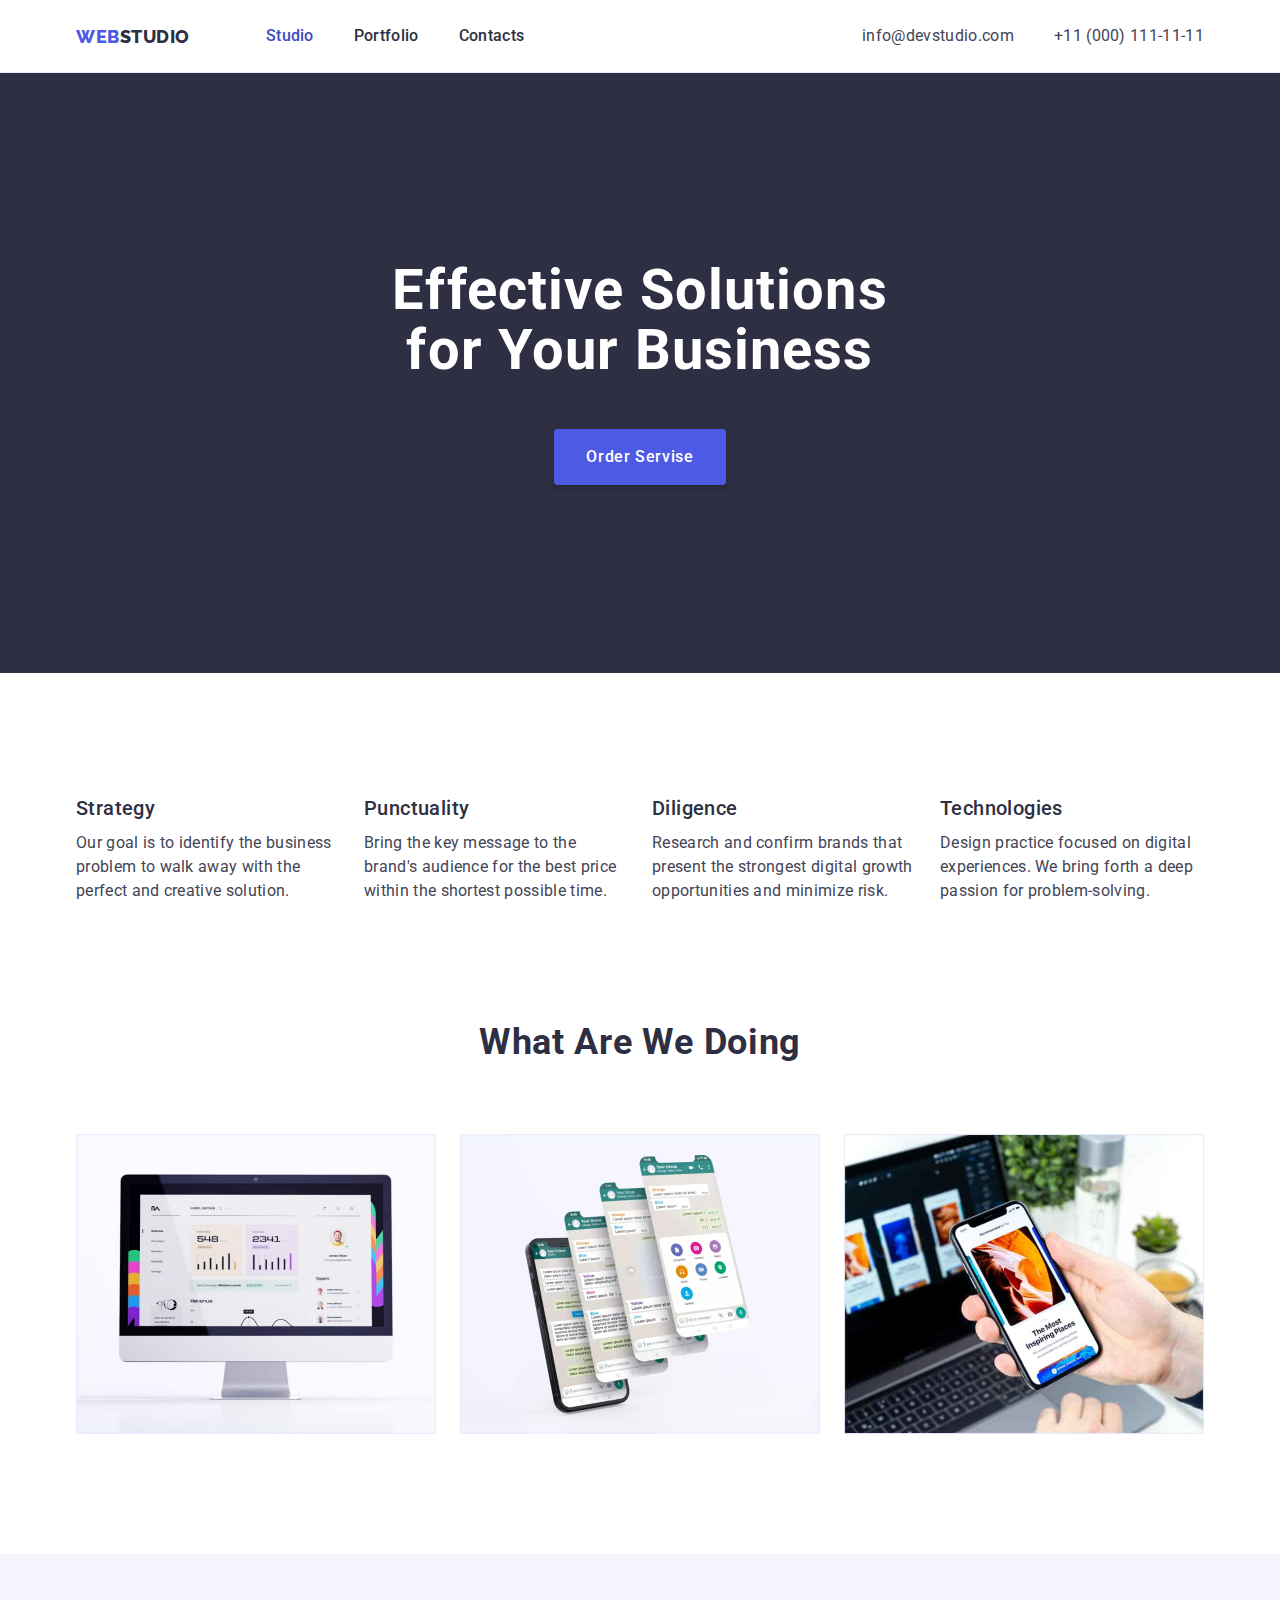
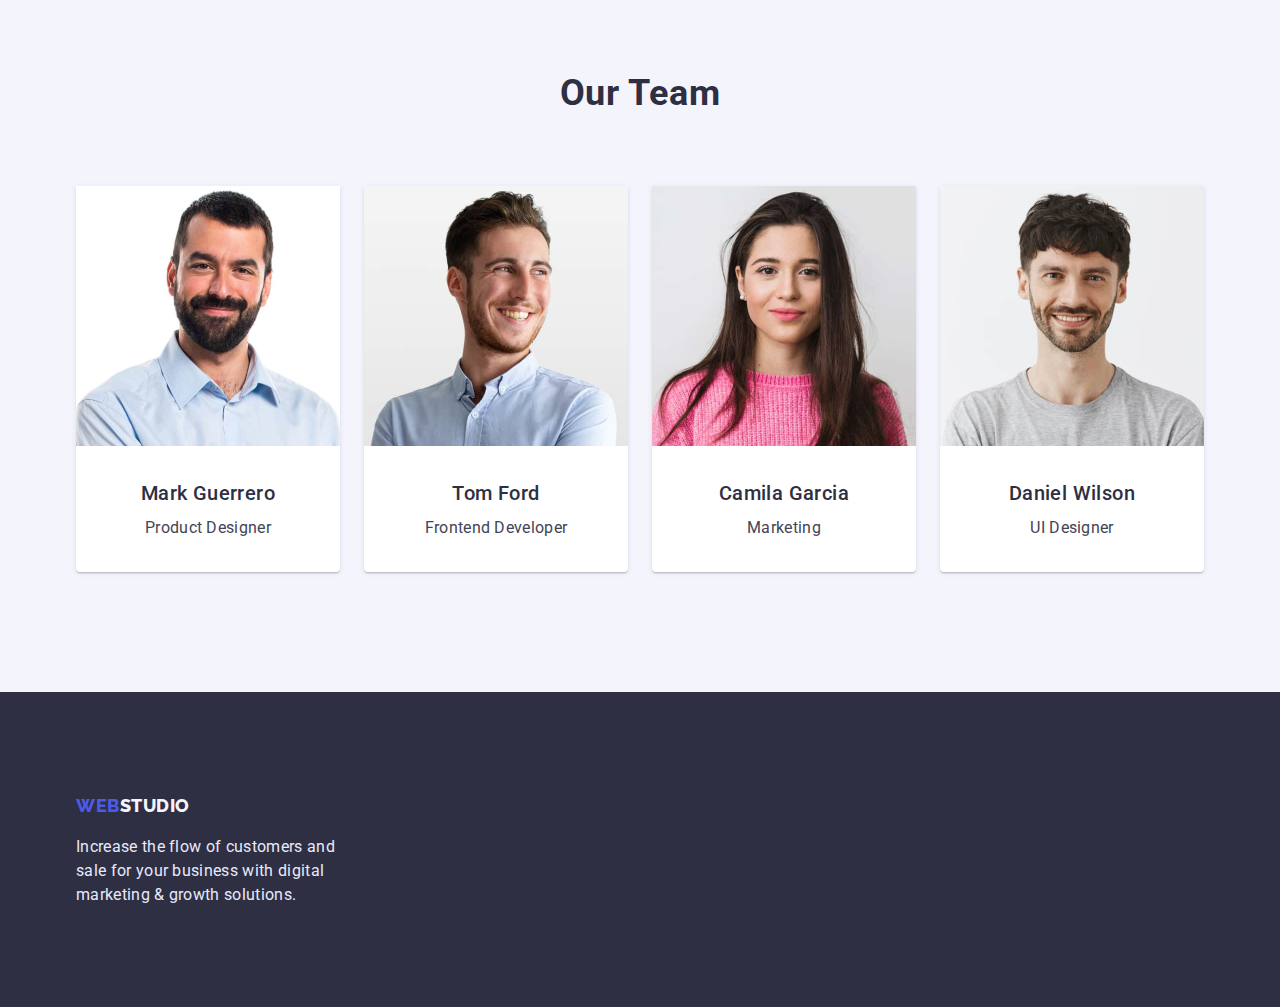
<file: index.html>
<!DOCTYPE html>
<html lang="en">
<head>
    <meta charset="UTF-8">
    <meta http-equiv="X-UA-Compatible" content="IE=edge">
    <meta name="viewport" content="width=device-width, initial-scale=1.0">
    <title>Document</title>
     <link href="https://fonts.googleapis.com/css2?family=Raleway:wght@400;800&family=Roboto:wght@400;500;700;900&display=swap" rel="stylesheet">
<link rel="stylesheet" href="https://cdnjs.cloudflare.com/ajax/libs/modern-normalize/1.1.0/modern-normalize.min.css">
    <link rel="stylesheet" href="./css/styles.css">
</head>
<body>

<header class="top-line-bg line-header">
   <div class="conteiner header-div">
    <a href="index.html" class="logo"><span class="logo2">Web</span>Studio</a> 

<nav class="nav">
<ul class="link-header">
<li class="list-styles li-nav"><a  href="index.html" class="nav-link current">Studio</a></li>
<li class="list-styles li-nav"><a   href="./portfolio.html" class="nav-link">Portfolio</a></li>
<li class="list-styles li-nav"><a  href="index.html" class="nav-link">Contacts</a></li>
</ul>

</nav>
<div class="contacts"> 
<a href="mailto:info@devstudio.com" class="mail">info@devstudio.com</a>
<a href="tel:+11(000)111-11-11" class="phone">+11 (000) 111-11-11</a>
</div>
</div>
</header>

<main>

    <section class="motto-button">
        <div class="conteiner">
        <h1 class="company-motto">
    Effective Solutions for Your Business
        </h1>
<!--Button-->

    <button type="button" class="button">Order Servise</button>
</div>
</section>
    
<!--Servises-->
<!--1serv-->
<section class="serv-sec">
    <div class="conteiner">
    <ul class="list-styles feature-list">
<li class="item"><h3 class="servises">Strategy</h3>
    <p class="servises-description">Our goal is to identify the business problem to walk away with the perfect and creative solution. </p>
</li>


<!--2serv-->

<li class="item"><h3 class="servises">Punctuality</h3>
<p class="servises-description"> Bring the key message to the brand's audience for the best price within the shortest possible time.</p>
   </li>

<!--3serv-->

   <li class="item"><h3 class="servises">Diligence</h3> 
    <p class="servises-description">
        Research and confirm brands that present the strongest digital growth opportunities and minimize risk.
    </p>
</li>
<!--4serv-->

  <li class="item"><h3 class="servises">Technologies</h3>
    <p class="servises-description">Design practice focused on digital experiences. We bring forth a deep passion for problem-solving.</p>
</li>
</ul>
</div>
</section>
<!--whatdo-->



<section class="work-sec">
    <div class="conteiner">
    <h2 class="work">What Are We Doing</h2>
    <ul class="list-styles list-ul">

    <!-- я оптимізував зображення за допомогою  squoosh -->
    <li class="li-doing"><img src="images/whatdo1.jpg" 
    alt="PC" 
    class="img"
    width="360"
    height="300"></li>
    <li class="li-doing"><img src="images/whatdo2.jpg" 
    alt="Messenger"
    class="img"
    width="360"
    height="300"></li>
    <li class="li-doing"><img src="images/whatdo3.jpg" 
    alt="Phone/laptop"
    class="img"
    width="360"
    height="300"></li>
    

</ul>
</div>
</section>
<section class="team-section">
    <div class="conteiner">
<h2 class="team">Our Team</h2>
<ul class="list-styles team-ul ">
<!--Team-->

<!--Photo1-->

  <li class="images"><img src="images/worker1.jpg" 
    alt="Mark Guerrero"
    class="img"
    width="264"
    height="260">
    <div class="names-prof">
        <h3 class="workers-names">Mark Guerrero</h3>
    <p class="professions">Product Designer</p>
    </div>
  
</li>  

<!--Photo2-->

    <li class="images"><img src="images/worker2.jpg" 
    alt="Tom Ford"
    class="img"
    width="264"
    height="260">
    <div class="names-prof">
<h3 class="workers-names">Tom Ford</h3>
    <p class="professions">Frontend Developer</p>
    </div>

</li>
<!--Photo3-->

    <li class="images"><img src="images/worker3.jpg" 
    alt="Camila Garcia"
    class="img"
    width="264"
    height="260">
    <div class="names-prof">
<h3 class="workers-names">Camila Garcia</h3>
    <p class="professions">Marketing</p>
    </div>

</li>

<!--Photo4-->

    <li class="images"><img src="images/worker4.jpg" 
    alt="Daniel Wilson"
    class="img"
    width="264"
    height="260">
    <div class="names-prof">
 <h3 class="workers-names">Daniel Wilson</h3>
    <p class="professions">UI Designer</p>
    </div>
  
</li>

</ul>
</div>
</section>
</main>

<footer class="footer">
    <div class="conteiner">
    <a href="index.html" class="logo3"><span class="logo2">Web</span>Studio</a>


<p class="recomendation">Increase the flow of customers and
sale for your business with digital
marketing & growth solutions.</p>
</div>
</footer>






    
</body>
</html>
</file>
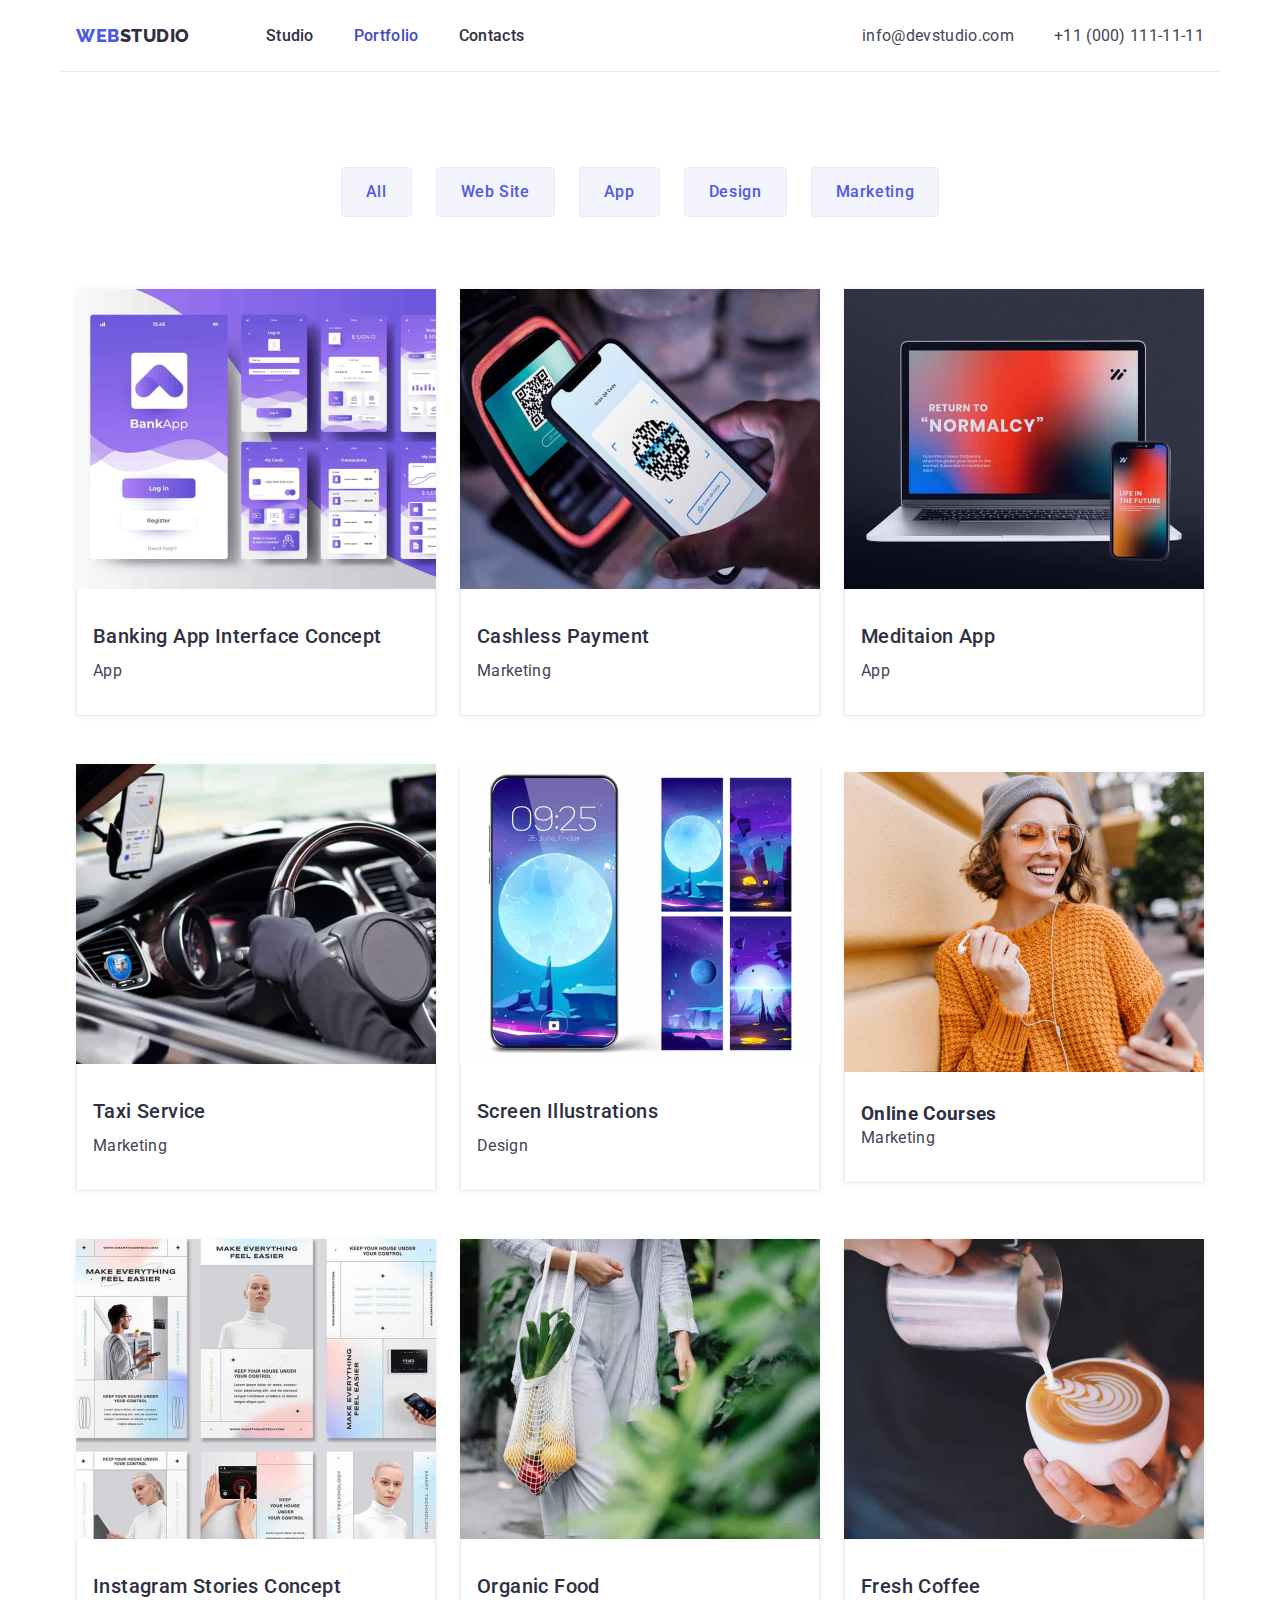
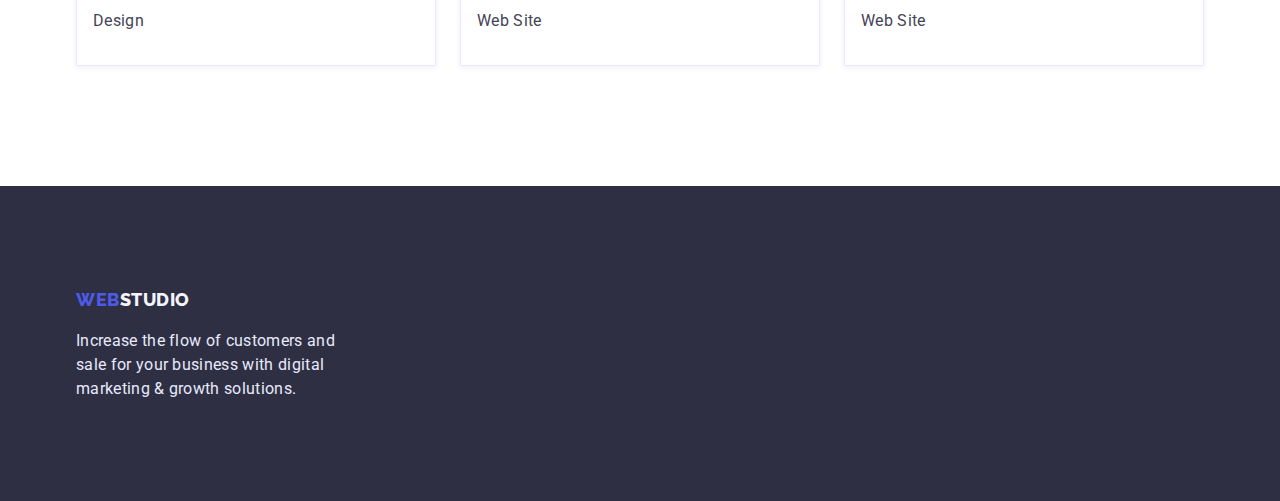
<file: portfolio.html>
<!DOCTYPE html>
<html lang="en">
<head>
    <meta charset="UTF-8">
    <meta http-equiv="X-UA-Compatible" content="IE=edge">
    <meta name="viewport" content="width=device-width, initial-scale=1.0">
    <title>Document</title> 
    <link href="https://fonts.googleapis.com/css2?family=Raleway:wght@400;800&family=Roboto:wght@400;500;700;900&display=swap" rel="stylesheet">

    <link rel="stylesheet" href="https://cdnjs.cloudflare.com/ajax/libs/modern-normalize/1.1.0/modern-normalize.min.css">
    <link rel="stylesheet" href="css/styles-portfolio.css">
    
</head>
<body>
<header class="top-line-bg">
    <div class="conteiner header-div  line-header">
        <a href="index.html" class="logo"><span class="logo2">Web</span>Studio</a>

        <nav class="nav">
            <ul class="link-header">
                <li class="list-styles li-nav"><a href="index.html" class="nav-link">Studio</a></li>
                <li class="list-styles li-nav"><a href="./portfolio.html" class="nav-link current">Portfolio</a></li>
                <li class="list-styles li-nav"><a href="index.html" class="nav-link">Contacts</a></li>
            </ul>

        </nav>
        <div class="contacts">
            <a href="mailto:info@devstudio.com" class="mail">info@devstudio.com</a>
            <a href="tel:+11(000)111-11-11" class="phone">+11 (000) 111-11-11</a>
        </div>
     
    </div> 
</header>

    <main>
       <section class="section-main">
        <div class="conteiner">
            <h1 class="visually-hidden">text</h1>
      
<!-- Buttons -->

        <Ul class="list-styles top-buttons">
<li><button class="portfolio-btn">All</button></li>
<li><button class="portfolio-btn">Web Site</button></li>
<li><button class="portfolio-btn">App</button></li>
<li><button class="portfolio-btn">Design</button></li>
<li><button class="portfolio-btn">Marketing</button></li>
</Ul>

<!-- Gallery of servises -->
<!-- я оптимізував зображення за допомогою  squoosh -->

<ul class="  list-styles ul-link">
<li  class="li-img">
    <img src="images/serv1.jpg" 
    alt="Banking App"
    class="img"
     width="360"
    height="300">
    <div class="servises-cont">
   <h3  class="servises">Banking App Interface Concept</h3>
    <p class="servises-description">App</p>
    </div>
 
</li>
<li  class="li-img">
    <img src="images/serv2.jpg" 
     alt="Pay by phone"
      class="img" 
     width="360"
     height="300">
    <div class="servises-cont">
       <h3  class="servises">Cashless Payment</h3>
    <p class="servises-description">Marketing</p>
    </div>
 
</li>
<li  class="li-img">
    <img src="images/serv3.jpg"
     alt="notepad and phone"
      class="img"
      width="360"
      height="300">
    <div class="servises-cont">
        <h3  class="servises">Meditaion App</h3>
    <p class="servises-description">App</p>
    </div>

</li>
<li  class="li-img">
    <img src="images/serv4.jpg"
     alt="Taxi" 
      class="img"
     width="360"
      height="300">
    <div class="servises-cont">
      <h3  class="servises">Taxi Service</h3>
    <p class="servises-description">Marketing</p>
    </div>
  
</li>
<li  class="li-img">
    <img src="images/serv5.jpg"
     alt="Screen pictures" 
      class="img"
     width="360"
      height="300">
    <div class="servises-cont">
       <h3  class="servises">Screen Illustrations</h3>
    <p class="servises-description">Design</p>
    </div>
 
</li>
<li  class="li-img">
    <img src="images/serv6.jpg" 
    alt="Girl with phone" 
     class="img"
    width="360"
     height="300">
    <div class="servises-cont">
     <h3>Online Courses</h3>
    <p class="servises-description">Marketing</p>
    </div>
   
</li>
<li  class="li-img">
    <img src="images/serv7.jpg" 
    alt="Instagram post concept"
     class="img"
     width="360"
      height="300">
    <div class="servises-cont">
      <h3  class="servises">Instagram Stories Concept</h3>
    <p class="servises-description">Design</p>
    </div>
  
</li>
<li  class="li-img">
    <img src="images/serv8.jpg"
     alt="Person with vagetables"
      class="img" 
     width="360"
      height="300">
    <div class="servises-cont">
     <h3  class="servises">Organic Food</h3>
    <p class="servises-description">Web Site</p>
    </div>
   
</li>

<li  class="li-img">
    <img src="images/serv9.jpg"
     class="img"
     alt="cofee"
     width="360"
      height="300">
    <div class="servises-cont">
     <h3  class="servises">Fresh Coffee</h3>
    <p class="servises-description">Web Site</p>
    </div>
   
</li>
</ul> 
</div>
</section>
</main>
           
     



<footer class="footer">
    <div class="conteiner">
        <a href="index.html" class="logo3"><span class="logo2">Web</span>Studio</a>


        <p class="recomendation">Increase the flow of customers and
            sale for your business with digital
            marketing & growth solutions.</p>
    </div>
</footer>
   
</body>
</html>
</file>
<file: css/styles.css>
:root{
--first-page-color :#FFFFFF;
--text :#2E2F42;
--main-font : Roboto,sans-serif
}
.conteiner{
    width: 1158px;
    padding: 0 15px;
    margin: 0 auto;
}

body{
    background-color: var(--first-page-color);
font-family: var(--main-font);
color: var(--text);
font-size: 16px;
letter-spacing: 0.02em;
}


h1,
h2,
h3,
h4,
h5,
h6,
p {
    margin: 0;
}



.header-div{
    display: flex;
    align-items: center;
    height: 72px;
}

.link-header{
    display: flex;
    margin: auto;
   margin: 0;
   padding: 0;
   
}
.nav{
    margin-left: 76px;
}



.li-nav:not(:last-child){
   margin-right:40px ;
}

        
.nav-link {
display: block;
padding-top: 21px;
padding-bottom: 21px;
    font-weight: 500;
    line-height: 1.5;
    color: #2E2F42;
    text-decoration: none;
}


 .current
{
    color: #404BBF;

}


.mail{

    font-weight: 400;
    line-height: 1.5;
    color: #434455;
    text-decoration: none;
}
.mail:hover ,
.mail:focus{
    color: #404BBF;
 text-decoration: none;

}
.phone{
        font-weight: 400;
        line-height: 1.5;
        color: #434455;
        text-decoration: none;
        margin-left: 40px;

}

.contacts{
    display: flex;
    margin-left: auto;
}

.phone:hover ,
.phone:focus{
    
    color: #404BBF;
   text-decoration: none;
}

.line-header {
    border-bottom: 1px solid #E7E9FC;

}


.li-nav .nav-link:hover ,
.li-nav .nav-link:focus{
    font-weight: 500;
    line-height: 1.5; 
    color: #404BBF;
}


.company-motto{
color: #FFFFFF; 
    font-weight: 700;
    font-size: 56px;
    line-height: 1.07;
    letter-spacing: 0.02em;
   margin-left: auto;
   margin-right: auto;
   width: 500px;
        margin-bottom: 48px;
}

.button{

text-align: center;
   min-width:169px;
    display: inline-block;
    padding: 16px 32px;
    border-radius: 4px;
     font-weight: 500;
     line-height: 1.5;
    font-size: 16px;
     letter-spacing: 0.04em;
     color: #FFFFFF;  
        background-color: #4D5AE5;
    box-shadow: 0px 4px 4px rgba(0, 0, 0, 0.15);
        border-radius: 4px;
        cursor: pointer;
        font-family: inherit;
        border: none;
      
       
    }

.motto-button{
        background-color: #2E2F42;
        text-align: center;
        padding: 188px 0;
      
       
}


.button:hover,
.button:active{
        background-color: #404BBF;
        box-shadow: 0px 4px 4px rgba(0, 0, 0, 0.15);
        
}



.serv-sec{
padding: 120px 0;
}


.servises{
     
        font-weight: 500;
        font-size: 20px;
        line-height: 1.5;
        color: #2E2F42;
        letter-spacing: 0.02em;
        margin-bottom: 8px;
       
    
    
}
.feature-list{
    display: flex;
    gap: 24px;
}
.feature-list .item{
        width: 264px;
    
       
}




.servises-description{
        line-height: 1.5;
        color: #434455;
      ;

        
}
.list-ul{
    display: flex;
    margin-left: 156px;
    margin-right: 156px;
    margin-bottom: 120px;
    gap: 24px;
    
}

.work-sec{
    padding-bottom: 120px;
}

.img{
    display: block;
}


.work{
text-align: center;
text-transform: capitalize;
margin-bottom: 72px;



    letter-spacing: 0.02em;
        font-weight: 700;
        font-size: 36px;
        line-height: 1.1;
        color: #2E2F42;
}


.team{
text-align: center;
    text-transform: capitalize;
    margin-bottom: 72px;



    letter-spacing: 0.02em;
    font-weight: 700;
    font-size: 36px;
    line-height: 1.1;
    color: #2E2F42;
}





.team-section{
    background-color: #F4F4FD;
padding-top: 120px;
padding-bottom: 120px;


}
.team-ul{
    display: flex;
   gap: 24px;
       
        
}



.images{
    background-color: #FFFFFF;
    box-shadow: 0px 1px 6px rgba(46, 47, 66, 0.08), 0px 1px 1px rgba(46, 47, 66, 0.16), 0px 2px 1px rgba(46, 47, 66, 0.08);
        border-radius: 0px 0px 4px 4px;
    width: 264px;
          text-align: center;
         

}
.workers-names{
 
        font-weight: 500;
            font-size: 20px;
            line-height: 1.5;
            letter-spacing: 0.02em;
            color: #2E2F42;
            margin-bottom: 8px;

}
.professions{
  
            line-height: 1.5;        
            color: #434455;
      
}
.names-prof{
padding:32px  16px;
}

.logo{

    
        font-family: 'Raleway';
        font-weight: 800;
        font-size: 18px;
        line-height: 1.5;
        display: flex;
        align-items: center;
        letter-spacing: 0.03em;
        text-transform: uppercase;
        color: #2E2F42;
            text-decoration: none;
}
.logo2{
font-family: 'Raleway';
    font-weight: 800;
    font-size: 18px;
    line-height: 1.5;
    display: flex;
    align-items: center;
    letter-spacing: 0.03em;
    text-transform: uppercase;
     color: #4D5AE5;
    text-decoration: none;
}
.logo3{
   
font-family: 'Raleway';
    font-weight: 800;
    font-size: 18px;
    line-height: 1.5;
    display: flex;
    align-items: center;
    letter-spacing: 0.03em;
    text-transform: uppercase;
     color: #F4F4FD;
    text-decoration: none;
    
   
}

.footer{
    background-color: #2E2F42;
    padding-top: 100px;
    padding-bottom: 100px; 
 
}
.recomendation{
     margin-top: 16px;
        width: 264px;
        line-height: 1.5;
        color: #E7E9FC;
       
}
.list-styles{
    list-style: none;
    margin: 0;
    padding: 0;
}
</file>
<file: css/styles-portfolio.css>
:root {
    --first-page-color: #FFFFFF;
    --text: #2E2F42;
    --main-font: Roboto, sans-serif
}

.conteiner {
    width: 1158px;
    padding: 0 15px;
    margin: 0 auto;
}

body {
    background-color: var(--first-page-color);
    font-family: var(--main-font);
    color: var(--text);
    font-size: 16px;
    letter-spacing: 0.02em;
}


h1,
h2,
h3,
h4,
h5,
h6,
p {
    margin: 0;
}



.header-div {
    display: flex;
    align-items: center;
    height: 72px;
}

.link-header {
    display: flex;
    margin: auto;
    margin: 0;
    padding: 0;

}

.nav {
    margin-left: 76px;
}



.li-nav:not(:last-child) {
    margin-right: 40px;
}


.nav-link {
    display: block;
    padding-top: 21px;
    padding-bottom: 21px;
    font-weight: 500;
    line-height: 1.5;
    color: #2E2F42;
    text-decoration: none;
}


.current {
    color: #404BBF;

}


.mail {

    font-weight: 400;
    line-height: 1.5;
    color: #434455;
    text-decoration: none;
}

.mail:hover,
.mail:focus {
    color: #404BBF;
    text-decoration: none;

}

.phone {
    font-weight: 400;
    line-height: 1.5;
    color: #434455;
    text-decoration: none;
    margin-left: 40px;

}

.contacts {
    display: flex;
    margin-left: auto;
}

.phone:hover,
.phone:focus {

    color: #404BBF;
    text-decoration: none;
}


.li-nav .nav-link:hover,
.li-nav .nav-link:focus {
    font-weight: 500;
    line-height: 1.5;
    color: #404BBF;
}

.line-header{
    border-bottom: 1px solid #E7E9FC;
   
}

.section-main{
    padding-top: 96px;
    padding-bottom: 120px;
}





.top-buttons{
    display: flex;
justify-content: center;
gap: 24px;
margin-top: 0;
margin-bottom: 72px;
}



.portfolio-btn{
        background-color: #F4F4FD;
        border: 1px solid #E7E9FC;
        border-radius: 4px;
        
        padding: 12px 24px;
        font-weight: 500;
        font-size: 16px;
        line-height: 1.5;
        letter-spacing: 0.04em;            
        color: #4D5AE5;
        cursor: pointer;
        font-family: var(--main-font);
}

.portfolio-btn:hover ,
.portfolio-btn:focus{
    background-color: #404BBF;
    box-shadow: 0px 3px 1px rgba(0, 0, 0, 0.1), 0px 2px 1px rgba(0, 0, 0, 0.08), 0px 2px 2px rgba(0, 0, 0, 0.12);
        border-radius: 4px;
         color: #FFFFFF;
    
         
}











.ul-link{
display: flex;
flex-wrap: wrap;
align-items: center;
margin: 0 auto;
gap: 48px 24px  ;
padding: 0;
}


.li-img{
width: 360px;
    box-shadow: 0px 1px 6px rgba(46, 47, 66, 0.08);

}
.img{
    display: block;
}

.servises-cont{
    padding: 32px  16px;
    border: 1px solid #E7E9FC;
    border-top: 0;
}










.servises {
    font-weight: 500;
    font-size: 20px;
    line-height: 1.5;
    color: #2E2F42;
    letter-spacing: 0.02em;
    margin-bottom:8px; 
    
}

.servises-description {
    line-height: 1.5;
    color: #434455;
   
}



.logo {


    font-family: 'Raleway';
    font-weight: 800;
    font-size: 18px;
    line-height: 1.5;
    display: flex;
    align-items: center;
    letter-spacing: 0.03em;
    text-transform: uppercase;
    color: #2E2F42;
    text-decoration: none;
}

.logo2 {
    font-family: 'Raleway';
    font-weight: 800;
    font-size: 18px;
    line-height: 1.5;
    display: flex;
    align-items: center;
    letter-spacing: 0.03em;
    text-transform: uppercase;
    color: #4D5AE5;
    text-decoration: none;
}

.logo3 {

    font-family: 'Raleway';
    font-weight: 800;
    font-size: 18px;
    line-height: 1.5;
    display: flex;
    align-items: center;
    letter-spacing: 0.03em;
    text-transform: uppercase;
    color: #F4F4FD;
    text-decoration: none;


}

.footer {
    background-color: #2E2F42;
    
    padding-top: 100px;
    padding-bottom: 100px;
}

.recomendation {
    margin-top: 16px;
    width: 264px;
    line-height: 1.5;
    color: #E7E9FC;

}

.list-styles {
    list-style: none;
    padding: 0;
    
}

.visually-hidden {

    width: 1px;
    height: 1px;
    margin: -1px;
    border: 0;
    padding: 0;

    white-space: nowrap;
    clip-path: inset(100%);
    clip: rect(0 0 0 0);
    overflow: hidden;
}
</file>
